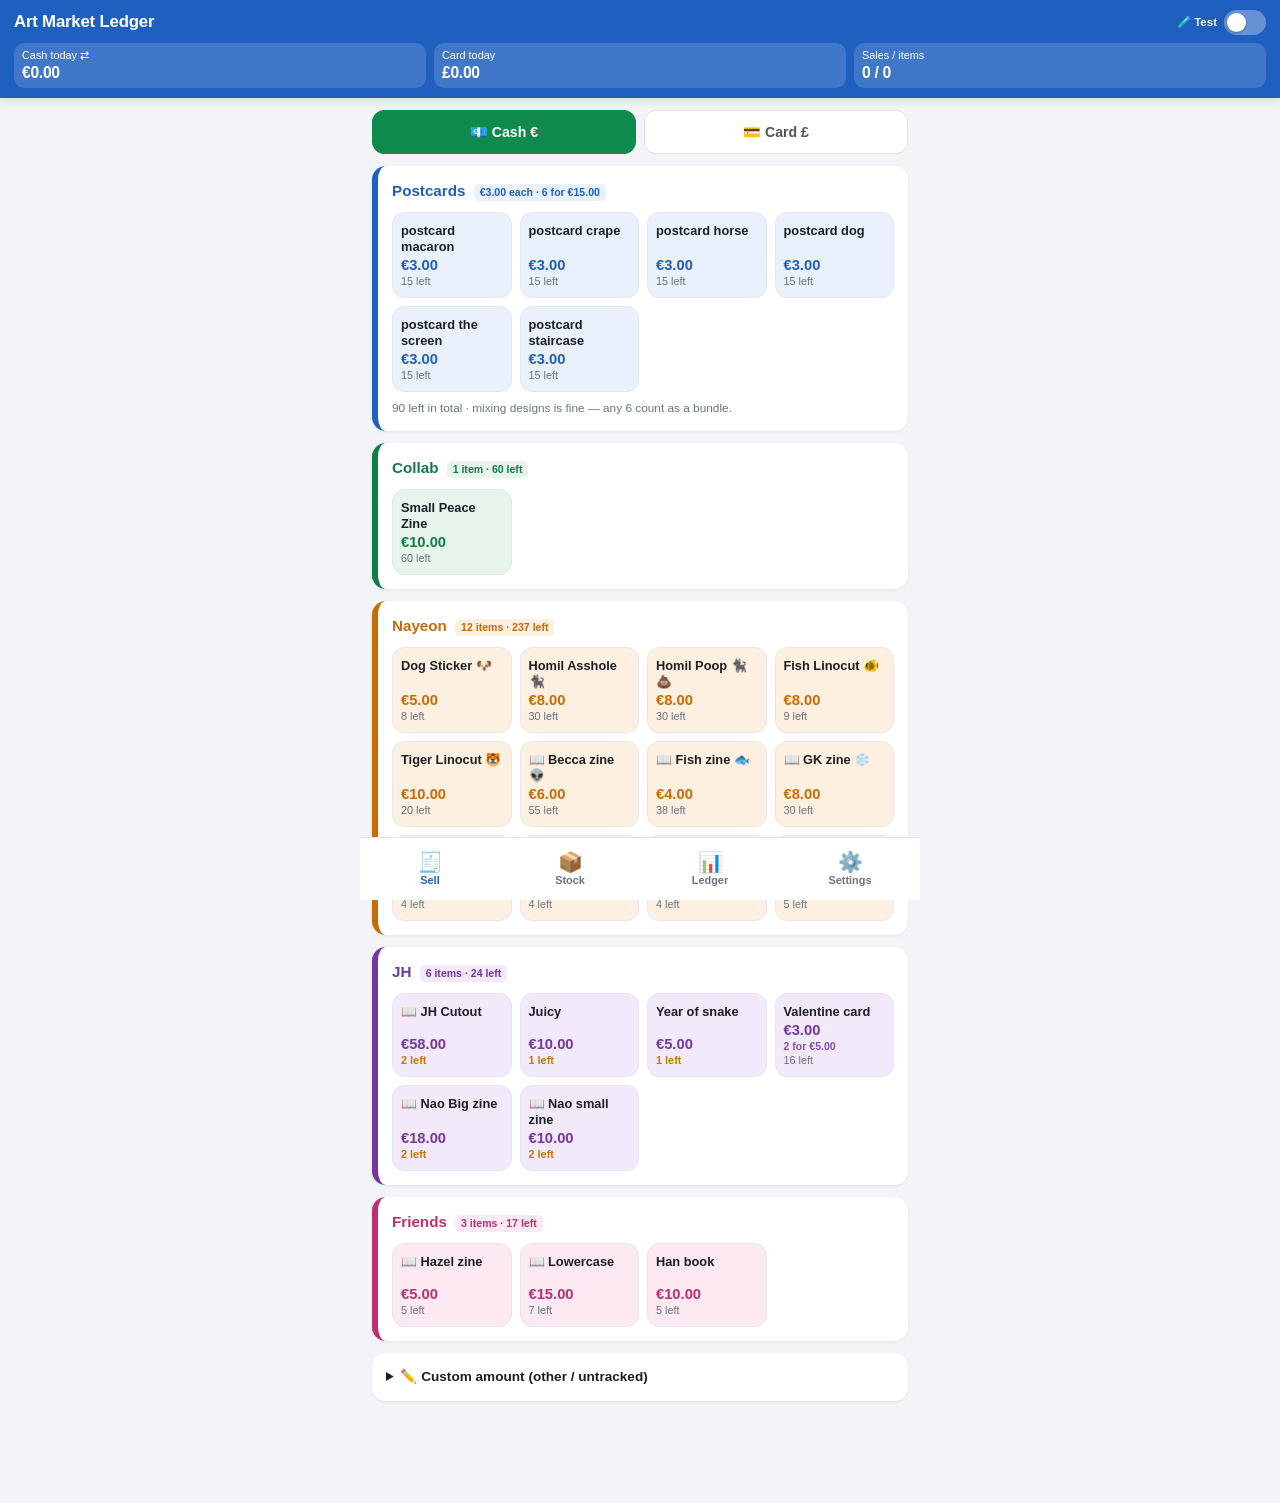
<file: index.html>
<!DOCTYPE html>
<html lang="en">
<head>
<meta charset="UTF-8">
<meta name="viewport" content="width=device-width, initial-scale=1, viewport-fit=cover">
<meta name="theme-color" content="#1f5fbf">
<meta name="apple-mobile-web-app-capable" content="yes">
<meta name="apple-mobile-web-app-status-bar-style" content="default">
<meta name="apple-mobile-web-app-title" content="Art Market Ledger">
<title>Art Market Ledger</title>
<link rel="stylesheet" href="style.css">
</head>
<body>

<header class="topbar">
  <div class="topbar-main">
    <h1>Art Market Ledger</h1>
    <label class="switch">
      <span class="switch-txt">🧪 Test</span>
      <input type="checkbox" id="setTest">
      <span class="switch-ui"></span>
    </label>
  </div>
  <div class="topbar-stats" id="topStats"></div>
</header>

<div id="testBar" class="testbar" hidden>
  <span>🧪 Test mode — nothing counts toward sales or stock</span>
  <span class="testbar-btns">
    <button id="testWipe">Clear</button>
    <button id="testOff">Turn off</button>
  </span>
</div>

<main id="main">

  <!-- ===================== SELL ===================== -->
  <section class="view" id="view-sell">
    <div class="seg" id="curSeg">
      <button class="seg-btn is-on" data-cur="EUR">💶 Cash €</button>
      <button class="seg-btn" data-cur="GBP">💳 Card £</button>
    </div>

    <div id="productSections"></div>

    <details class="card custom-card">
      <summary>✏️ Custom amount (other / untracked)</summary>
      <div class="field-col">
        <input id="customName" type="text" placeholder="Item name (e.g. commission)">
        <input id="customPrice" type="number" inputmode="decimal" step="0.5" placeholder="Amount in the selected currency">
        <button class="btn btn-sub" id="customAdd">Add to cart</button>
      </div>
    </details>
  </section>

  <!-- ===================== STOCK ===================== -->
  <section class="view" id="view-stock" hidden>
    <div class="card" id="stockSummary"></div>
    <div id="stockList"></div>
    <div class="card">
      <p class="hint">This screen is read-only. To change a number, go to <b>Settings → Products · Stock</b>.</p>
      <button class="btn btn-sub" id="restockAll">Reset all stock to starting quantity</button>
    </div>
  </section>

  <!-- ===================== LEDGER ===================== -->
  <section class="view" id="view-ledger" hidden>
    <div class="card">
      <label for="ledgerDate">Date</label>
      <select id="ledgerDate"></select>
      <div id="ledgerSummary"></div>
    </div>

    <div class="card">
      <h2>Settlement by category</h2>
      <div id="ledgerByCat"></div>
      <p class="hint">Use this table when splitting takings per maker.</p>
    </div>

    <div class="card">
      <h2>Sales by product</h2>
      <div id="ledgerByProduct"></div>
    </div>

    <div class="card">
      <h2>Transactions</h2>
      <ul class="hist" id="histList"></ul>
      <button class="btn btn-warn" id="clearDate">🗑 Delete all records for this date (restores stock)</button>
    </div>

    <div class="card" id="testCard" hidden>
      <h2>🧪 Test records</h2>
      <p class="hint">Practice entries. They never touch sales, stock or reports.</p>
      <ul class="hist" id="testList"></ul>
      <button class="btn btn-warn" id="testWipe2">Delete all test records</button>
    </div>

    <div class="card">
      <h2>Export</h2>
      <p class="hint">Everything below follows the <b>date</b> selected above.</p>

      <h3>PDF report — one per currency</h3>
      <div class="btn-row">
        <button class="btn btn-cash" id="pdfEur">💶 EUR (€) PDF</button>
        <button class="btn btn-card" id="pdfGbp">💳 GBP (£) PDF</button>
      </div>
      <p class="hint">When the print sheet opens, choose <b>Save as PDF</b>. (iPhone: Share → Save to Files)</p>

      <h3>CSV for Excel</h3>
      <div class="btn-row">
        <button class="btn btn-sub" id="csvEur">💶 EUR</button>
        <button class="btn btn-sub" id="csvGbp">💳 GBP</button>
        <button class="btn btn-sub" id="csvAll">All</button>
      </div>
      <p class="hint">Opens directly in Excel / Google Sheets (one row = one product).</p>

      <h3>Backup</h3>
      <div class="btn-row">
        <button class="btn btn-sub" id="expJson">JSON backup (all data)</button>
      </div>
    </div>
  </section>

  <!-- ===================== SETTINGS ===================== -->
  <section class="view" id="view-settings" hidden>
    <div class="card">
      <h2>Postcard price (bundle)</h2>
      <div class="grid2">
        <div><label for="pcUnitEur">1 for €</label><input id="pcUnitEur" type="number" inputmode="decimal" step="0.5"></div>
        <div><label for="pcSixEur">6 for €</label><input id="pcSixEur" type="number" inputmode="decimal" step="0.5"></div>
        <div><label for="pcUnitGbp">1 for £</label><input id="pcUnitGbp" type="number" inputmode="decimal" step="0.5"></div>
        <div><label for="pcSixGbp">6 for £</label><input id="pcSixGbp" type="number" inputmode="decimal" step="0.5"></div>
      </div>
      <p class="hint">Mixing designs is fine — any 6 postcards count as a bundle. 7 = 6-set + 1, 12 = two 6-sets, automatically.</p>
    </div>

    <div class="card">
      <h2>Products · Stock</h2>
      <div id="setProducts"></div>
      <button class="btn btn-sub" id="addProduct">+ Add product</button>
    </div>

    <div class="card">
      <h2>Data</h2>
      <div class="btn-row">
        <button class="btn btn-sub" id="expJson2">JSON backup</button>
        <button class="btn btn-sub" id="impJson">Restore JSON</button>
      </div>
      <button class="btn btn-warn" id="cleanAll" style="margin-top:10px">🧹 Delete all sales + reset stock</button>
      <div class="btn-row">
        <button class="btn btn-warn" id="resetDay">Delete today only</button>
        <button class="btn btn-warn" id="resetAll">Factory reset</button>
      </div>
      <p class="hint">“Delete all sales” clears records but keeps your products, prices and categories. “Factory reset” puts products and prices back to the original list too. Both need <b>two taps</b>.</p>
      <input type="file" id="fileInput" accept="application/json,.json" hidden>
    </div>
  </section>

</main>

<!-- ===================== CART ===================== -->
<div class="cart" id="cart" hidden>
  <div class="cart-grab" id="cartGrab">
    <div class="cart-grabber"><i></i></div>
    <div class="cart-handle">
      <span><b id="cartQty">0</b> in cart</span>
      <span class="cart-handle-right"><b id="cartTotalMini">€0.00</b></span>
    </div>
  </div>
  <div class="cart-body" id="cartBody">
    <ul class="cart-lines" id="cartLines"></ul>
    <div class="cart-sum" id="cartSum"></div>
    <div class="pay" id="payBox">
      <label for="received">Cash received (€)</label>
      <input id="received" type="number" inputmode="decimal" step="0.5" placeholder="Leave empty = exact amount">
      <div class="quick" id="quickCash"></div>
      <div class="change-row"><span>Change to give</span><b id="changeOut">€0.00</b></div>
    </div>
    <div class="cart-actions">
      <button class="btn btn-ghost" id="cartClear">Clear</button>
      <button class="btn btn-primary" id="cartRecord">✅ Record</button>
    </div>
  </div>
</div>

<nav class="tabbar">
  <button class="tab is-on" data-go="sell"><i>🧾</i>Sell</button>
  <button class="tab" data-go="stock"><i>📦</i>Stock</button>
  <button class="tab" data-go="ledger"><i>📊</i>Ledger</button>
  <button class="tab" data-go="settings"><i>⚙️</i>Settings</button>
</nav>

<div class="toast" id="toast" hidden></div>
<div id="reportSheet" class="report" aria-hidden="true"></div>

<script src="app.js"></script>
</body>
</html>
</file>
<file: style.css>
/* ===== 아트마켓 현장 장부 — 모바일 우선 ===== */
:root{
  --primary:#1f5fbf;
  --primary-dark:#174b99;
  --cash:#0f8a4d;
  --card:#6b3fa0;
  --warn:#c0392b;
  --bg:#f2f4f7;
  --surface:#ffffff;
  --text:#1b1f24;
  --muted:#6b7280;
  --line:#dfe3e8;
  --radius:14px;
  --tabh:62px;
  color-scheme: light;
}
*{box-sizing:border-box;-webkit-tap-highlight-color:transparent}
html,body{margin:0;padding:0}
body{
  font-family:-apple-system,BlinkMacSystemFont,"Pretendard","Apple SD Gothic Neo","Segoe UI",Roboto,sans-serif;
  background:var(--bg);color:var(--text);
  font-size:16px;line-height:1.45;
  -webkit-text-size-adjust:100%;
}
h1{font-size:1.05rem;margin:0;font-weight:800;letter-spacing:-.2px}
h2{font-size:.95rem;margin:0 0 10px;font-weight:800}
h3{font-size:.85rem;margin:14px 0 8px;font-weight:800;color:var(--muted)}
p{margin:0}
ul{list-style:none;margin:0;padding:0}
b,strong{font-weight:800}

/* ---------- 상단바 ---------- */
.topbar{
  position:sticky;top:0;z-index:40;
  background:var(--primary);color:#fff;
  padding:calc(env(safe-area-inset-top) + 10px) 14px 10px;
  box-shadow:0 2px 10px rgba(0,0,0,.12);
}
.topbar-main{display:flex;align-items:center;justify-content:space-between;gap:10px}
.stock-shortcut{
  border:0;background:rgba(255,255,255,.22);color:#fff;
  font-size:.82rem;font-weight:700;padding:8px 12px;border-radius:999px;cursor:pointer;
}
.topbar-stats{display:flex;gap:8px;margin-top:8px}
.topbar-stats .stat{
  flex:1;background:rgba(255,255,255,.15);border-radius:10px;padding:6px 8px;
  font-size:.68rem;line-height:1.25;
}
.topbar-stats .stat b{display:block;font-size:.98rem;letter-spacing:-.3px}

/* ---------- 레이아웃 ---------- */
#main{max-width:560px;margin:0 auto;padding:12px 12px calc(var(--tabh) + 28px)}
.view[hidden]{display:none}
.card{
  background:var(--surface);border-radius:var(--radius);padding:14px;
  margin-bottom:12px;box-shadow:0 1px 3px rgba(16,24,40,.07);
}
.hint{font-size:.74rem;color:var(--muted);margin-top:8px}
.muted{color:var(--muted);font-weight:500}

/* ---------- 입력 ---------- */
label{display:block;font-size:.78rem;font-weight:700;color:#4b5563;margin:10px 0 5px}
label:first-child{margin-top:0}
input[type=text],input[type=number],select{
  width:100%;padding:12px;border:1px solid var(--line);border-radius:10px;
  font-size:1rem;background:#fcfcfd;color:var(--text);font-family:inherit;
}
input:focus,select:focus{outline:none;border-color:var(--primary);background:#fff}
label.check{display:flex;align-items:center;gap:8px;font-size:.82rem;margin:12px 0 0}
label.check input{width:20px;height:20px;margin:0}
.grid2{display:grid;grid-template-columns:1fr 1fr;gap:10px}
.grid2 label{margin-top:0}.field-col{display:flex;flex-direction:column;gap:8px;margin-top:10px}

/* ---------- 버튼 ---------- */
.btn{
  border:0;border-radius:10px;padding:13px 14px;font-size:.95rem;font-weight:800;
  cursor:pointer;font-family:inherit;width:100%;
}
.btn-primary{background:var(--primary);color:#fff}
.btn-primary:active{background:var(--primary-dark)}
.btn-sub{background:#eef2f7;color:#2b3a4d}
.btn-ghost{background:#fff;color:var(--muted);border:1px solid var(--line)}
.btn-warn{background:#fdecea;color:var(--warn)}
.btn-row{display:flex;gap:8px;margin-top:10px}

/* ---------- 통화 토글 ---------- */
.seg{display:flex;gap:8px;margin-bottom:12px}
.seg-btn{
  flex:1;padding:13px 8px;border-radius:12px;border:1.5px solid var(--line);
  background:#fff;color:#4b5563;font-size:.88rem;font-weight:700;cursor:pointer;font-family:inherit;
}
.seg-btn.is-on[data-cur=EUR]{background:var(--cash);border-color:var(--cash);color:#fff}
.seg-btn.is-on[data-cur=GBP]{background:var(--card);border-color:var(--card);color:#fff}

/* ---------- 상품 그리드 ---------- */
.pgrid{display:grid;grid-template-columns:repeat(auto-fill,minmax(96px,1fr));gap:8px}
.pcard{
  position:relative;display:flex;flex-direction:column;gap:2px;
  min-height:84px;padding:10px 8px;border-radius:12px;border:1px solid var(--line);
  background:#fff;text-align:left;cursor:pointer;font-family:inherit;color:var(--text);
}
.pcard:active{background:#eef4ff;border-color:var(--primary)}
.pcard.in-cart{border-color:var(--primary);border-width:2px;background:#f4f8ff}
.pcard-name{font-size:.8rem;font-weight:700;line-height:1.25}
.pcard-price{font-size:.92rem;font-weight:800;color:var(--primary);margin-top:auto}
.pcard-stock{font-size:.68rem;color:var(--muted)}
.pcard-price.noprice{font-size:.76rem;color:#c77700}
.pcard-stock.low{color:#c77700;font-weight:700}
.pcard-stock.out{color:var(--warn);font-weight:700}
.pcard[disabled]{opacity:.45}
.pcard-qty{
  position:absolute;top:-6px;right:-6px;min-width:22px;height:22px;border-radius:999px;
  background:var(--primary);color:#fff;font-size:.72rem;font-weight:800;
  display:flex;align-items:center;justify-content:center;padding:0 5px;
}
.custom-card summary{font-size:.85rem;font-weight:700;cursor:pointer}

/* ---------- 장바구니 ---------- */
.cart{
  position:fixed;left:0;right:0;bottom:var(--tabh);z-index:45;
  display:flex;flex-direction:column;
  background:#fff;border-radius:18px 18px 0 0;
  border-top:1px solid var(--line);
  box-shadow:0 -8px 28px rgba(16,24,40,.18);
  max-width:560px;margin:0 auto;max-height:84vh;
  will-change:transform;
}
.cart[hidden]{display:none}
.cart-grab{
  flex:0 0 auto;touch-action:none;cursor:grab;
  user-select:none;-webkit-user-select:none;
}
.cart-grab:active{cursor:grabbing}
.cart-grabber{display:flex;justify-content:center;padding:9px 0 3px}
.cart-grabber i{display:block;width:44px;height:5px;border-radius:99px;background:#c6ccd4}
.cart-handle{
  display:flex;align-items:center;justify-content:space-between;
  padding:4px 16px 12px;font-size:.86rem;color:var(--muted);
}
.cart-handle-right{display:flex;align-items:center;gap:8px}
.cart-handle-right b{font-size:1.15rem;color:var(--primary)}
.cart-body{flex:1 1 auto;padding:0 14px 16px;overflow-y:auto;-webkit-overflow-scrolling:touch}
.cart-lines{border-top:1px solid var(--line)}
.cart-line{display:flex;align-items:center;gap:8px;padding:9px 0;border-bottom:1px solid #f0f2f5}
.cart-line-name{flex:1;font-size:.86rem;font-weight:700;line-height:1.2}
.cart-line-name small{display:block;font-weight:500;color:var(--muted);font-size:.7rem}
.stepper{display:flex;align-items:center;gap:2px}
.stepper button{
  width:34px;height:34px;border-radius:9px;border:1px solid var(--line);background:#f7f9fc;
  font-size:1.05rem;font-weight:800;color:#374151;cursor:pointer;font-family:inherit;
}
.stepper span{min-width:28px;text-align:center;font-weight:800;font-size:.95rem}
.cart-line-amt{min-width:62px;text-align:right;font-weight:800;font-size:.9rem}
.cart-sum{padding:10px 0;border-bottom:1px solid var(--line)}
.sum-row{display:flex;justify-content:space-between;font-size:.84rem;color:var(--muted);padding:2px 0}
.sum-row.discount{color:var(--cash);font-weight:700}
.sum-row.total{font-size:1.25rem;font-weight:800;color:var(--text);padding-top:6px}
.sum-row.total b{color:var(--primary)}
.pay{padding-top:10px}
.quick{display:flex;gap:6px;margin-top:8px;flex-wrap:wrap}
.quick button{
  flex:1;min-width:58px;padding:10px 4px;border-radius:9px;border:1px solid var(--line);
  background:#f7f9fc;font-size:.85rem;font-weight:700;cursor:pointer;font-family:inherit;color:#374151;
}
.change-row{
  display:flex;justify-content:space-between;align-items:center;
  margin-top:10px;padding:12px;border-radius:12px;background:#eef7f1;
}
.change-row b{font-size:1.5rem;color:var(--cash);letter-spacing:-.5px}
.change-row.short{background:#fdecea}
.change-row.short b{color:var(--warn);font-size:1.1rem}
.cart-actions{display:flex;gap:8px;margin-top:12px}
.cart-actions .btn-ghost{flex:0 0 92px}

/* ---------- 재고 ---------- */
.stock-row{
  background:#fff;border-radius:12px;padding:12px;margin-bottom:8px;
  box-shadow:0 1px 3px rgba(16,24,40,.06);
}
.stock-top{display:flex;justify-content:space-between;align-items:baseline;gap:8px}
.stock-name{font-size:.9rem;font-weight:800}
.stock-left{font-size:1.05rem;font-weight:800;white-space:nowrap}
.stock-left small{font-size:.74rem;color:var(--muted);font-weight:600}
.stock-bar{height:7px;border-radius:99px;background:#eceff3;margin:8px 0;overflow:hidden}
.stock-bar i{display:block;height:100%;border-radius:99px;background:var(--cash)}
.stock-bar i.low{background:#e8a33d}
.stock-bar i.out{background:var(--warn)}
.stock-ctl{display:flex;align-items:center;gap:6px}
.stock-ctl .stepper{flex:0 0 auto}
.stock-ctl input{flex:1;padding:9px;text-align:center;font-weight:700}
.stock-ctl .unit{font-size:.74rem;color:var(--muted);white-space:nowrap}
.sold-today{font-size:.72rem;color:var(--muted);font-weight:600}

/* ---------- 요약 타일 ---------- */
.tiles{display:grid;grid-template-columns:1fr 1fr;gap:8px}
.tile{background:#f7f9fc;border-radius:12px;padding:10px}
.tile span{display:block;font-size:.7rem;color:var(--muted);font-weight:700}
.tile b{display:block;font-size:1.12rem;letter-spacing:-.4px;margin-top:2px}
.tile.cash b{color:var(--cash)}
.tile.card b{color:var(--card)}
.tile.wide{grid-column:1/-1}
.tile.strong{background:#eef4ff}
.tile.strong b{color:var(--primary);font-size:1.3rem}

/* ---------- 내역 ---------- */
.hist li{padding:11px 0;border-bottom:1px solid #f0f2f5}
.hist li:last-child{border-bottom:0}
.hist-top{display:flex;justify-content:space-between;gap:8px;align-items:baseline}
.hist-items{font-size:.86rem;font-weight:700;line-height:1.3}
.hist-amt{font-weight:800;white-space:nowrap}
.hist-amt.cash{color:var(--cash)}
.hist-amt.card{color:var(--card)}
.hist-meta{display:flex;justify-content:space-between;gap:8px;font-size:.72rem;color:var(--muted);margin-top:3px}
.hist-del{border:0;background:none;color:var(--warn);font-size:.72rem;font-weight:700;cursor:pointer;padding:2px 0;font-family:inherit}
.badge{display:inline-block;background:#eef2f7;color:#415168;font-size:.66rem;font-weight:800;padding:1px 6px;border-radius:5px;margin-left:4px;vertical-align:middle}
.badge.gbp{background:#ede4f7;color:#5b327f}
.empty{text-align:center;color:var(--muted);font-size:.84rem;padding:18px 0}

/* 상품별 판매 표 */
.ptable{width:100%;border-collapse:collapse;font-size:.82rem}
.ptable th,.ptable td{padding:7px 4px;border-bottom:1px solid #f0f2f5;text-align:right}
.ptable th:first-child,.ptable td:first-child{text-align:left}
.ptable th{font-size:.7rem;color:var(--muted);font-weight:800}
.ptable td small{font-size:.66rem;font-weight:500}
.ptable tfoot td{font-weight:800;border-bottom:0}

/* 설정 상품 편집 */
.prow{border:1px solid var(--line);border-radius:12px;padding:10px;margin-bottom:8px}
.prow-head{display:flex;gap:8px;align-items:center}
.prow-head input{flex:1}
.prow-del{border:0;background:#fdecea;color:var(--warn);border-radius:9px;width:38px;height:40px;font-size:1rem;cursor:pointer;flex:0 0 38px}
.prow-grid{display:grid;grid-template-columns:1fr 1fr 1fr;gap:6px;margin-top:8px}
.prow-grid label{font-size:.68rem;margin:0 0 3px}
.prow-grid input{padding:9px;text-align:center}
.prow .tag{font-size:.68rem;color:var(--muted);font-weight:700;margin-top:6px;display:block}

/* ---------- 탭바 ---------- */
.tabbar{
  position:fixed;left:0;right:0;bottom:0;z-index:50;
  display:flex;background:#fff;border-top:1px solid var(--line);
  padding-bottom:env(safe-area-inset-bottom);
  max-width:560px;margin:0 auto;
}
.tab{
  flex:1;border:0;background:none;padding:8px 2px;height:var(--tabh);
  display:flex;flex-direction:column;align-items:center;justify-content:center;gap:2px;
  font-size:.68rem;font-weight:700;color:var(--muted);cursor:pointer;font-family:inherit;
}
.tab i{font-style:normal;font-size:1.25rem;line-height:1}
.tab.is-on{color:var(--primary)}

/* ---------- 토스트 ---------- */
.toast{
  position:fixed;left:50%;bottom:calc(var(--tabh) + 20px);transform:translateX(-50%);
  background:#1b1f24;color:#fff;padding:11px 16px;border-radius:999px;
  font-size:.85rem;font-weight:700;z-index:90;max-width:88%;text-align:center;
  box-shadow:0 6px 20px rgba(0,0,0,.25);
}


/* ---------- PDF 리포트 (인쇄 전용) ---------- */
.btn-cash{background:var(--cash);color:#fff}
.btn-card{background:var(--card);color:#fff}
.report{display:none}
@media print{
  body{background:#fff}
  body > *{display:none !important}
  body > #reportSheet{display:block !important}
  @page{size:A4;margin:14mm}
}
#reportSheet{color:#000;font-size:11pt;line-height:1.45}
#reportSheet .rp-head{border-bottom:2px solid #000;padding-bottom:8px;margin-bottom:14px}
#reportSheet h1{font-size:17pt;margin:0 0 4px}
#reportSheet .rp-sub{font-size:9.5pt;color:#444}
#reportSheet h2{font-size:12pt;margin:18px 0 6px;border-bottom:1px solid #999;padding-bottom:3px}
#reportSheet table{width:100%;border-collapse:collapse;font-size:10pt}
#reportSheet th,#reportSheet td{border-bottom:1px solid #ccc;padding:5px 4px;text-align:right}
#reportSheet th:first-child,#reportSheet td:first-child{text-align:left}
#reportSheet th{background:#f0f0f0;font-weight:700;border-bottom:1px solid #888}
#reportSheet tfoot td{font-weight:800;border-top:1px solid #888;border-bottom:none}
#reportSheet .rp-sum{display:grid;grid-template-columns:1fr 1fr;gap:6px 14px;margin:10px 0}
#reportSheet .rp-sum div{display:flex;justify-content:space-between;border-bottom:1px dotted #bbb;padding:3px 0}
#reportSheet .rp-sum .big{grid-column:1/-1;font-size:13pt;font-weight:800;border-bottom:2px solid #000}
#reportSheet .rp-note{font-size:9pt;color:#555;margin-top:6px}
#reportSheet .rp-foot{margin-top:20px;font-size:8.5pt;color:#777;border-top:1px solid #ccc;padding-top:6px}


/* ---------- 테스트 모드 / 두 번 탭 확인 ---------- */
.testbar{
  display:flex;align-items:center;justify-content:space-between;gap:8px;flex-wrap:wrap;
  background:#fff3e0;color:#8a4b00;border-bottom:1px solid #f0c98a;
  padding:9px 14px;font-size:.78rem;font-weight:700;
  position:sticky;top:0;z-index:39;
}
.testbar[hidden]{display:none}
.testbar-btns{display:flex;gap:6px}
.testbar button{
  border:1px solid #d7a35a;background:#fff;color:#8a4b00;
  border-radius:8px;padding:6px 10px;font-size:.74rem;font-weight:800;cursor:pointer;font-family:inherit;
}
body.testing .pcard-price{color:#b36b00}
.btn.armed,.hist-del.armed{background:var(--warn) !important;color:#fff !important;border-color:var(--warn) !important}
.testbar button.armed{background:var(--warn);color:#fff;border-color:var(--warn)}
.hist-del{padding:4px 10px;border-radius:7px;background:#fdecea}
#clearDate,#testWipe2{margin-top:12px}
.hist li.test-row{opacity:.85}


/* ---------- 카테고리별 색 구분 ---------- */
[data-cat="postcard"]{--cat:#1f5fbf;--catBg:#eaf1fc}
[data-cat="joint"]   {--cat:#0f7d4a;--catBg:#e6f4ec}
[data-cat="nayeon"]  {--cat:#c96a08;--catBg:#fdf0e0}
[data-cat="jh"]      {--cat:#7336a3;--catBg:#f2eafb}
[data-cat="friends"] {--cat:#bd2f72;--catBg:#fce9f2}
[data-cat="etc"]     {--cat:#5a6673;--catBg:#eef1f5}

.card[data-cat]{border-left:6px solid var(--cat)}
.card[data-cat] h2{color:var(--cat)}
.card[data-cat] h2 .badge{background:var(--catBg);color:var(--cat)}
.pcard[data-cat]{background:var(--catBg);border-color:#e4e8ed}
.pcard[data-cat] .pcard-price{color:var(--cat)}
.pcard[data-cat]:active{background:#fff;border-color:var(--cat)}
.pcard[data-cat].in-cart{border-color:var(--cat);border-width:2px;background:#fff}
.pcard[data-cat] .pcard-qty{background:var(--cat)}

h3[data-cat]{
  color:var(--cat);border-left:4px solid var(--cat);
  padding-left:8px;margin-left:2px;
}
.cat-dot{
  display:inline-block;width:9px;height:9px;border-radius:99px;
  background:var(--cat);margin-right:6px;vertical-align:baseline;
}
.stock-row[data-cat]{border-left:4px solid var(--cat)}
.stock-row[data-cat] .stock-left{color:var(--cat)}
.stock-row[data-cat] .stock-bar{background:var(--catBg)}
.stock-row[data-cat] .stock-bar i{background:var(--cat)}

.stock-foot{display:flex;justify-content:flex-end;margin-top:2px}


/* ---------- Sell 상단 테스트 토글 ---------- */
.sell-top{display:flex;justify-content:flex-end;align-items:center;margin:0 2px 10px}
.switch{
  display:inline-flex;align-items:center;gap:9px;margin:0;
  font-size:.8rem;font-weight:800;color:#6b7280;cursor:pointer;
  user-select:none;-webkit-user-select:none;
}
.switch input{position:absolute;opacity:0;width:0;height:0}
.switch-ui{
  position:relative;width:48px;height:29px;border-radius:99px;
  background:#d3d8df;transition:background .18s;flex:0 0 auto;
}
.switch-ui::after{
  content:"";position:absolute;top:3px;left:3px;width:23px;height:23px;
  border-radius:99px;background:#fff;box-shadow:0 1px 3px rgba(0,0,0,.28);
  transition:transform .18s;
}
.switch input:checked ~ .switch-ui{background:#e08a1e}
.switch input:checked ~ .switch-ui::after{transform:translateX(19px)}
.switch:has(input:checked) .switch-txt{color:#b4660a}
.switch:active .switch-ui::after{width:27px}

.pcard-bundle{font-size:.66rem;font-weight:700;color:var(--cat,#6b7280);opacity:.85}


/* 파란 헤더 위의 테스트 토글 */
.topbar .switch{color:rgba(255,255,255,.9);font-size:.72rem;gap:7px;flex:0 0 auto}
.topbar .switch-ui{width:42px;height:25px;background:rgba(255,255,255,.32)}
.topbar .switch-ui::after{width:19px;height:19px;top:3px;left:3px}
.topbar .switch input:checked ~ .switch-ui{background:#f5a93f}
.topbar .switch input:checked ~ .switch-ui::after{transform:translateX(17px)}
.topbar .switch:has(input:checked) .switch-txt{color:#ffe3bb}
.topbar .switch:active .switch-ui::after{width:23px}

/* ---------- 테스트 모드: 상단을 주황색으로 ---------- */
body.testing .topbar{background:#d98324}
body.testing .topbar-stats .stat{background:rgba(255,255,255,.22)}
body.testing .topbar .switch .switch-txt{color:#fff}
body.testing .topbar .switch input:checked ~ .switch-ui{background:#fff}
body.testing .topbar .switch input:checked ~ .switch-ui::after{background:#c9761a}
body.testing .btn-primary{background:#d98324}
body.testing .btn-primary:active{background:#b96a15}
body.testing .cart-handle-right b{color:#c9761a}
body.testing .sum-row.total b{color:#c9761a}

.topbar-stats{cursor:pointer}
.topbar-stats .stat:first-child span{opacity:.9}

.sold-today b{color:#374151;font-weight:800}
</file>
